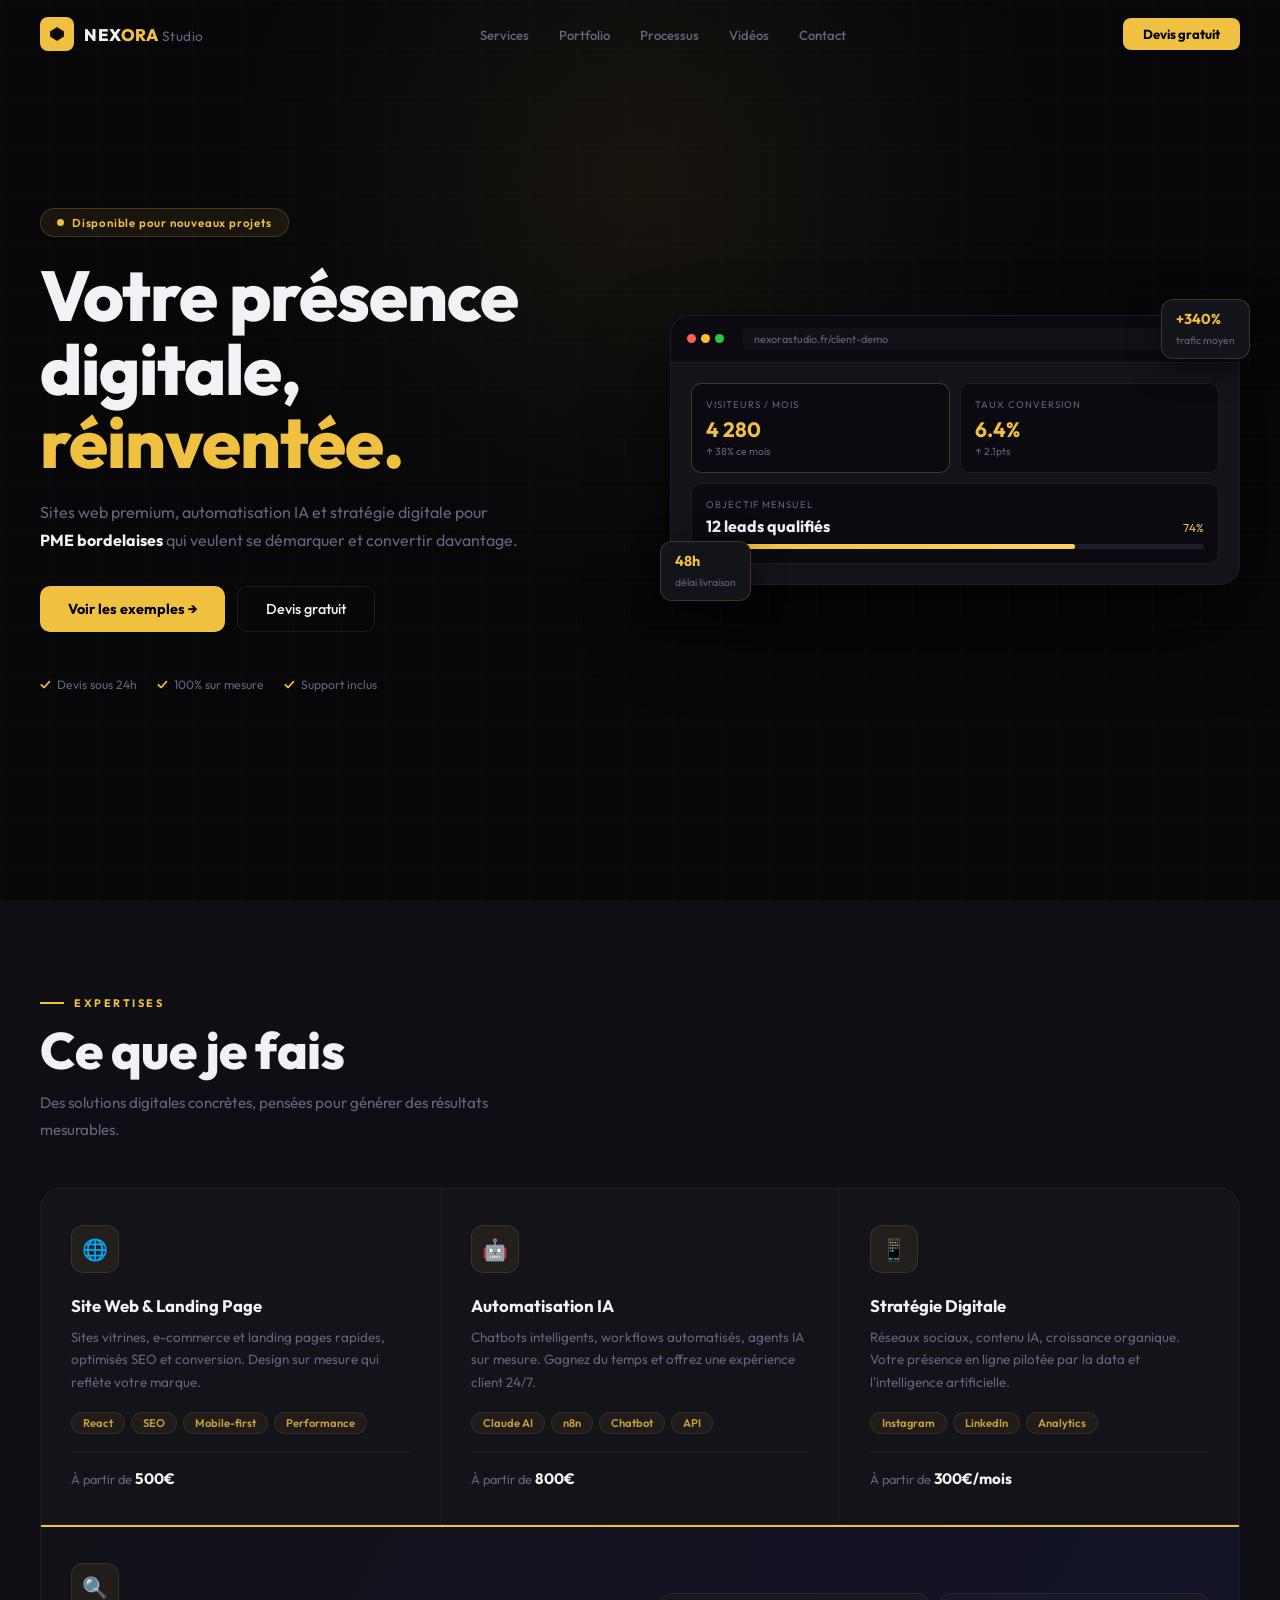
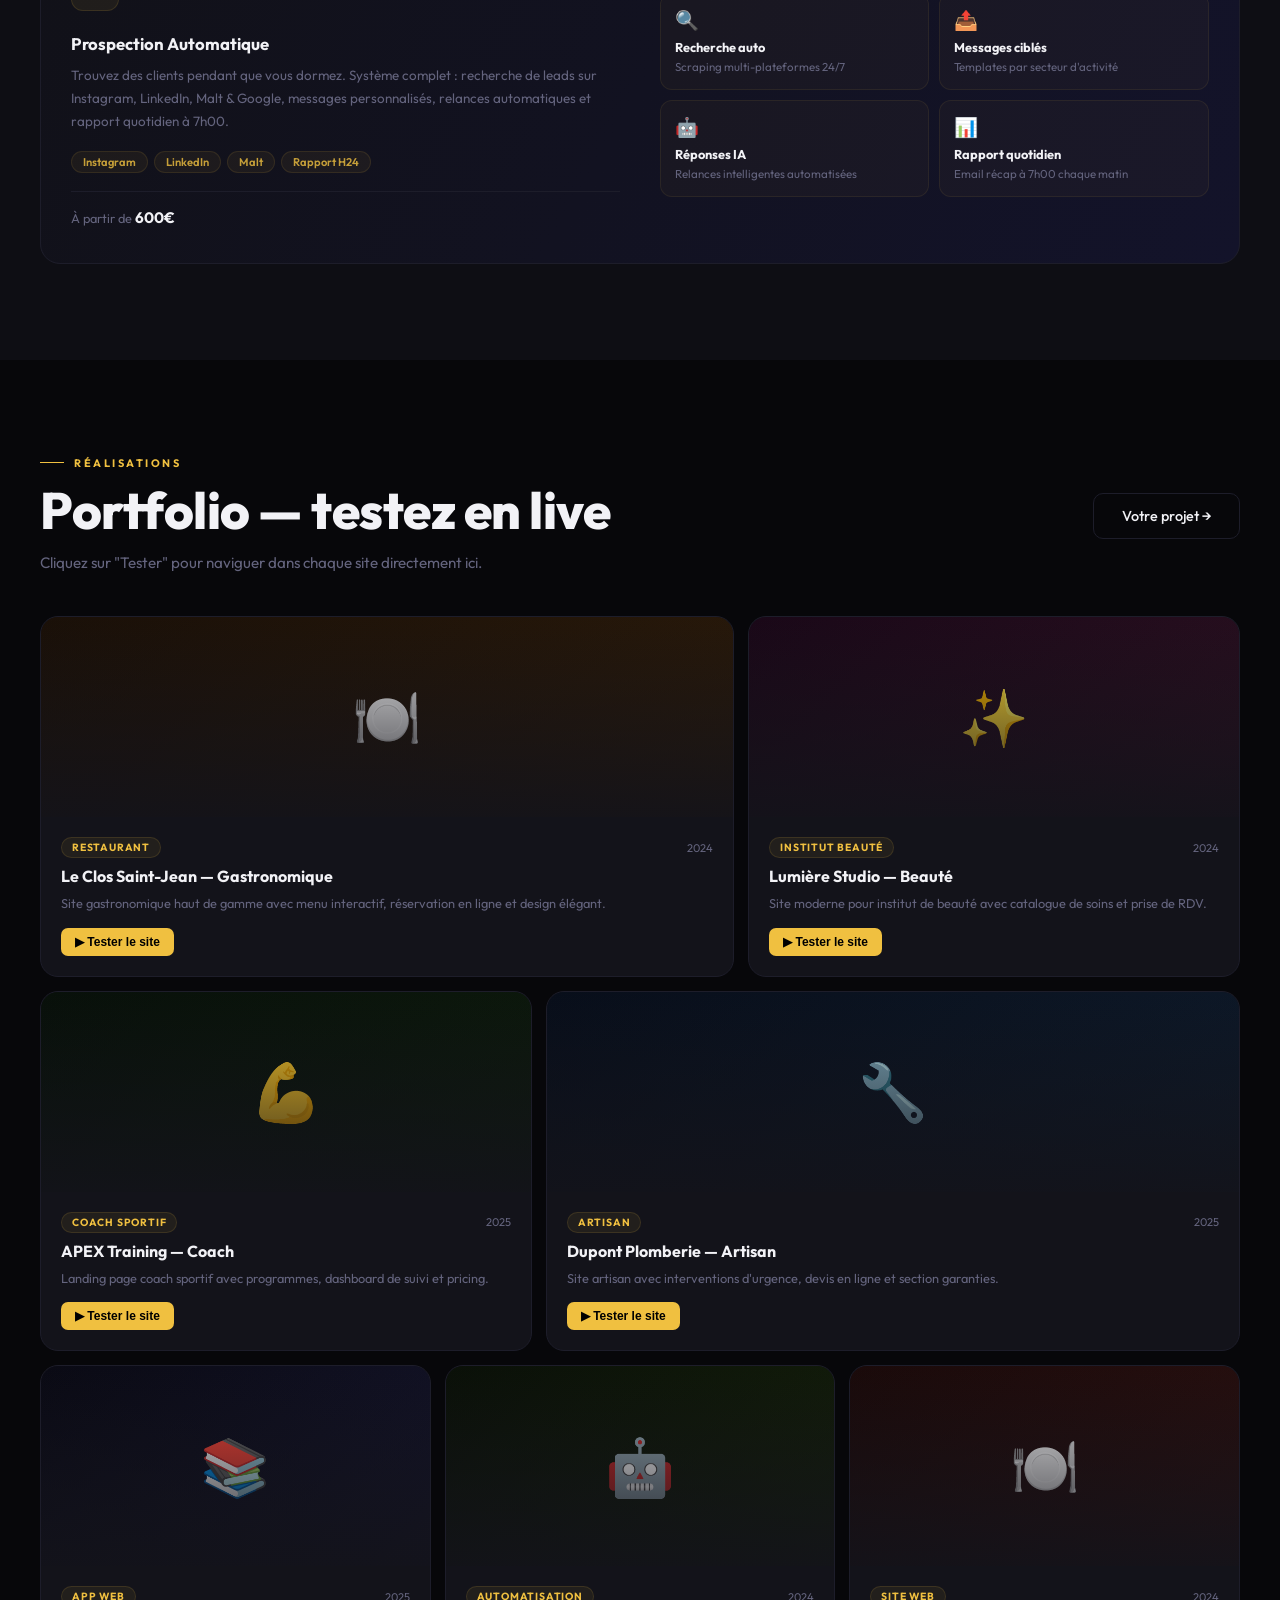
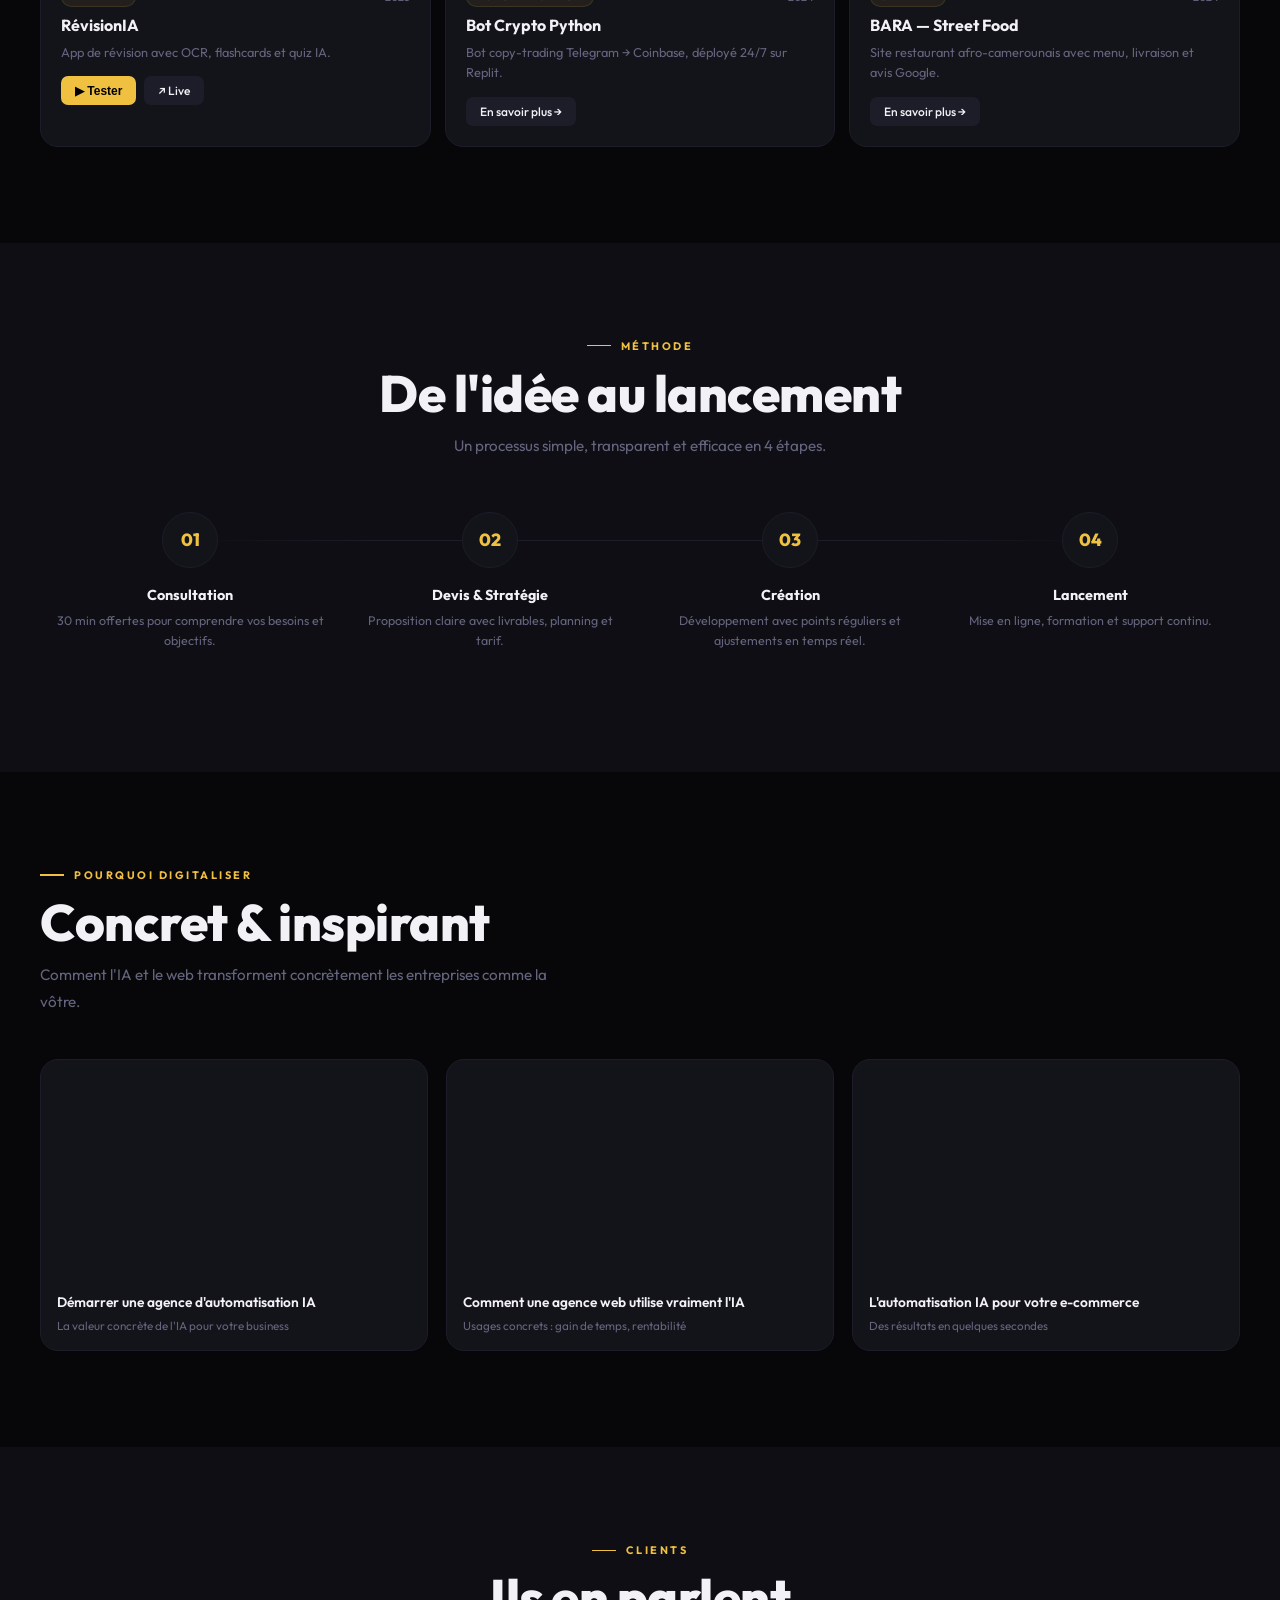
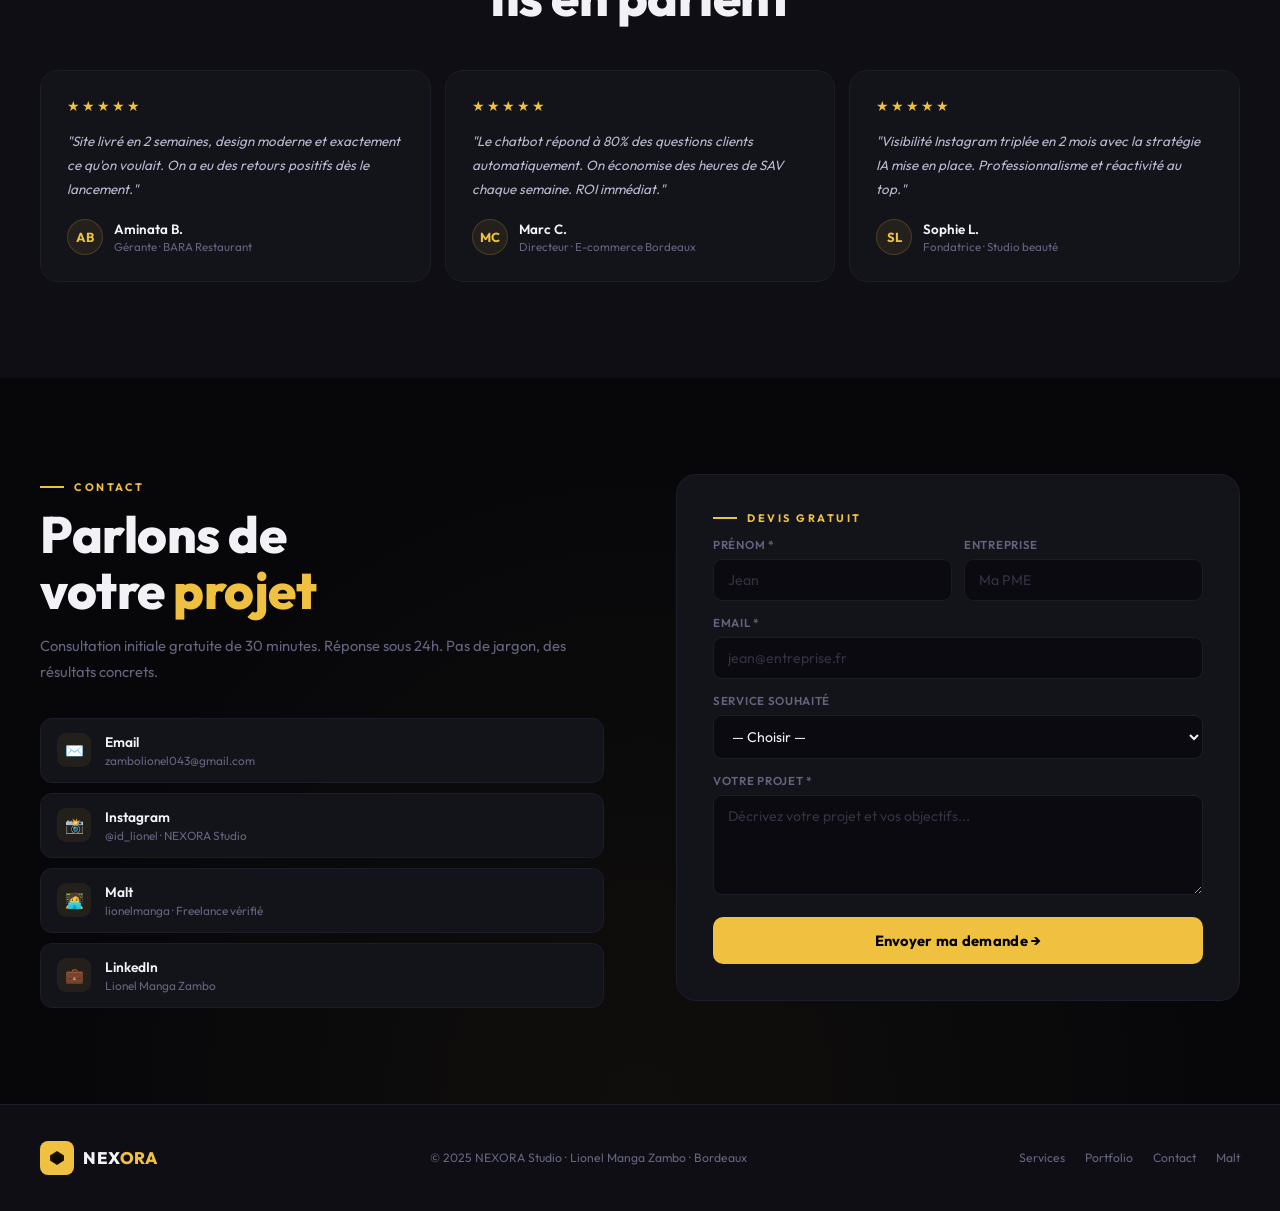
<file: index.html>
<!DOCTYPE html>
<html lang="fr">
<head>
<meta charset="UTF-8">
<meta name="viewport" content="width=device-width,initial-scale=1.0">
<title>NEXORA Studio — Agence Web & IA · Bordeaux</title>
<meta name="description" content="Agence web et automatisation IA à Bordeaux. Sites premium, chatbots, stratégie digitale pour PME.">
<link href="https://fonts.googleapis.com/css2?family=Outfit:wght@300;400;500;600;700;800&display=swap" rel="stylesheet">
<style>
:root{--black:#07070a;--dark:#0e0e14;--card:#13131a;--border:#1d1d2a;--gold:#f0c040;--gold2:#ffd060;--white:#f2f2f6;--muted:#64647e}
*{box-sizing:border-box;margin:0;padding:0;-webkit-font-smoothing:antialiased}
html{scroll-behavior:smooth}
body{font-family:'Outfit',sans-serif;background:var(--black);color:var(--white);overflow-x:hidden}

/* NAV */
nav{position:fixed;top:0;left:0;right:0;z-index:200;transition:all .3s;padding:0 40px}
nav.scrolled{background:rgba(7,7,10,.95);backdrop-filter:blur(24px);border-bottom:1px solid var(--border)}
.nav-inner{max-width:1200px;margin:0 auto;height:68px;display:flex;align-items:center;justify-content:space-between;gap:24px}
.nav-logo{display:flex;align-items:center;gap:10px;text-decoration:none}
.logo-mark{width:34px;height:34px;background:var(--gold);border-radius:8px;display:flex;align-items:center;justify-content:center;flex-shrink:0}
.logo-mark svg{width:18px;height:18px}
.logo-name{font-size:1.05rem;font-weight:800;letter-spacing:.5px;color:var(--white)}
.logo-name span{color:var(--gold)}
.nav-links{display:flex;gap:2px;list-style:none}
.nav-links a{padding:6px 14px;font-size:.82rem;font-weight:500;color:var(--muted);text-decoration:none;border-radius:8px;transition:all .2s}
.nav-links a:hover{color:var(--white);background:rgba(255,255,255,.04)}
.nav-right{display:flex;align-items:center;gap:10px}
.btn-nav{background:var(--gold);color:#000;padding:8px 20px;border-radius:8px;font-size:.82rem;font-weight:700;text-decoration:none;transition:all .2s;white-space:nowrap}
.btn-nav:hover{background:var(--gold2);box-shadow:0 0 20px rgba(240,192,64,.35)}
.burger{display:none;flex-direction:column;gap:5px;cursor:pointer;padding:4px}
.burger span{width:22px;height:2px;background:var(--white);border-radius:2px;transition:all .3s;display:block}

/* MOBILE MENU */
.mob-menu{position:fixed;inset:0;background:rgba(7,7,10,.98);z-index:190;flex-direction:column;align-items:center;justify-content:center;gap:8px;display:none}
.mob-menu.open{display:flex}
.mob-menu a{font-size:1.8rem;font-weight:700;color:var(--white);text-decoration:none;padding:10px 24px;border-radius:12px;transition:color .2s;width:100%;max-width:280px;text-align:center}
.mob-menu a:hover{color:var(--gold)}
.mob-close{position:absolute;top:20px;right:24px;background:none;border:none;color:var(--white);font-size:1.4rem;cursor:pointer}

/* HERO */
#hero{min-height:100vh;display:flex;align-items:center;padding:80px 40px;position:relative;overflow:hidden}
.hero-glow{position:absolute;top:-30%;left:50%;transform:translateX(-50%);width:900px;height:900px;background:radial-gradient(circle,rgba(240,192,64,.07) 0%,transparent 65%);pointer-events:none}
.hero-grid{position:absolute;inset:0;background-image:linear-gradient(rgba(240,192,64,.025) 1px,transparent 1px),linear-gradient(90deg,rgba(240,192,64,.025) 1px,transparent 1px);background-size:48px 48px}
.hero-inner{max-width:1200px;margin:0 auto;width:100%;display:grid;grid-template-columns:1fr 1fr;gap:60px;align-items:center;position:relative;z-index:1}
.hero-badge{display:inline-flex;align-items:center;gap:8px;background:rgba(240,192,64,.08);border:1px solid rgba(240,192,64,.2);border-radius:100px;padding:6px 16px;font-size:.72rem;font-weight:600;color:var(--gold);letter-spacing:.8px;margin-bottom:22px}
.badge-pulse{width:7px;height:7px;border-radius:50%;background:var(--gold);animation:pulse 2s infinite}
@keyframes pulse{0%,100%{opacity:1;transform:scale(1)}50%{opacity:.4;transform:scale(.85)}}
.hero-title{font-size:clamp(2.8rem,5.5vw,5rem);font-weight:800;line-height:1.05;letter-spacing:-1px;margin-bottom:18px}
.hero-title .line-gold{color:var(--gold)}
.hero-sub{font-size:1rem;color:var(--muted);line-height:1.75;margin-bottom:32px;font-weight:400;max-width:480px}
.hero-sub strong{color:var(--white)}
.hero-btns{display:flex;gap:12px;flex-wrap:wrap;margin-bottom:44px}
.btn-primary{background:var(--gold);color:#000;padding:13px 28px;border-radius:10px;font-size:.9rem;font-weight:700;text-decoration:none;transition:all .25s;display:inline-flex;align-items:center;gap:8px}
.btn-primary:hover{background:var(--gold2);box-shadow:0 0 32px rgba(240,192,64,.45);transform:translateY(-1px)}
.btn-ghost{border:1.5px solid var(--border);color:var(--white);padding:13px 28px;border-radius:10px;font-size:.9rem;font-weight:500;text-decoration:none;transition:all .25s}
.btn-ghost:hover{border-color:rgba(240,192,64,.4);color:var(--gold)}
.hero-trust{display:flex;align-items:center;gap:20px;flex-wrap:wrap}
.trust-item{font-size:.76rem;color:var(--muted);display:flex;align-items:center;gap:6px}
.trust-item::before{content:'✓';color:var(--gold);font-weight:700;font-size:.8rem}

/* Hero right - mockup */
.hero-mockup{position:relative}
.mockup-window{background:var(--card);border:1px solid var(--border);border-radius:20px;overflow:hidden;box-shadow:0 40px 80px rgba(0,0,0,.6)}
.mock-bar{background:#0a0a10;padding:12px 16px;display:flex;align-items:center;gap:8px;border-bottom:1px solid var(--border)}
.mock-dots{display:flex;gap:5px}
.mock-dot{width:9px;height:9px;border-radius:50%}
.mock-url{flex:1;background:#111118;border-radius:5px;padding:4px 12px;font-size:.68rem;color:var(--muted);margin:0 10px}
.mock-content{padding:20px;display:grid;grid-template-columns:1fr 1fr;gap:10px}
.mock-card{background:#0a0a10;border-radius:10px;padding:14px;border:1px solid var(--border)}
.mock-card.gold-border{border-color:rgba(240,192,64,.25)}
.mc-label{font-size:.6rem;text-transform:uppercase;letter-spacing:1px;color:var(--muted);margin-bottom:6px}
.mc-val{font-size:1.3rem;font-weight:700;color:var(--gold)}
.mc-sub{font-size:.65rem;color:var(--muted);margin-top:3px}
.mock-full{grid-column:1/-1;background:#0a0a10;border-radius:10px;padding:14px;border:1px solid var(--border)}
.mock-bar2{height:5px;background:var(--border);border-radius:10px;margin-top:8px;overflow:hidden}
.mock-fill{height:100%;background:linear-gradient(to right,var(--gold),var(--gold2));border-radius:10px}
.float-tag{position:absolute;background:var(--card);border:1px solid rgba(240,192,64,.2);border-radius:12px;padding:10px 14px;box-shadow:0 8px 30px rgba(0,0,0,.5);white-space:nowrap}
.float-tag.tl{top:-16px;right:-10px}
.float-tag.br{bottom:-16px;left:-10px}
.ft-val{font-size:.9rem;font-weight:700;color:var(--gold);display:block}
.ft-lbl{font-size:.65rem;color:var(--muted)}

/* SECTIONS */
section{padding:96px 40px}
.container{max-width:1200px;margin:0 auto}
.sec-tag{font-size:.68rem;font-weight:700;color:var(--gold);letter-spacing:2.5px;text-transform:uppercase;margin-bottom:12px;display:flex;align-items:center;gap:10px}
.sec-tag::before{content:'';width:24px;height:1.5px;background:var(--gold);flex-shrink:0}
.sec-title{font-size:clamp(2rem,4vw,3.2rem);font-weight:800;line-height:1.1;letter-spacing:-.5px;margin-bottom:12px}
.sec-sub{font-size:.95rem;color:var(--muted);line-height:1.75;max-width:520px}
.reveal{opacity:0;transform:translateY(32px);transition:opacity .65s ease,transform .65s ease}
.reveal.vis{opacity:1;transform:none}

/* SERVICES */
#services{background:var(--dark)}
.svc-grid{display:grid;grid-template-columns:repeat(3,1fr);gap:1px;background:var(--border);border:1px solid var(--border);border-radius:20px;overflow:hidden;margin-top:48px}
.svc-card{background:var(--card);padding:36px 30px;transition:all .3s;position:relative;overflow:hidden;cursor:default}
.svc-card::after{content:'';position:absolute;inset:0;background:radial-gradient(circle at 0 0,rgba(240,192,64,.07),transparent 60%);opacity:0;transition:opacity .3s}
.svc-card:hover::after{opacity:1}
.svc-card:hover{background:#16161e}
.svc-icon{width:48px;height:48px;background:rgba(240,192,64,.07);border:1px solid rgba(240,192,64,.12);border-radius:12px;display:flex;align-items:center;justify-content:center;font-size:1.3rem;margin-bottom:22px;transition:all .3s}
.svc-card:hover .svc-icon{background:rgba(240,192,64,.14);border-color:rgba(240,192,64,.35);box-shadow:0 0 18px rgba(240,192,64,.15)}
.svc-name{font-size:1.05rem;font-weight:700;margin-bottom:10px}
.svc-desc{font-size:.84rem;color:var(--muted);line-height:1.7;margin-bottom:18px}
.svc-tags{display:flex;flex-wrap:wrap;gap:6px;margin-bottom:18px}
.tag{background:rgba(240,192,64,.05);border:1px solid rgba(240,192,64,.1);color:rgba(240,192,64,.8);padding:3px 11px;border-radius:100px;font-size:.7rem;font-weight:600}
.svc-price{font-size:.8rem;color:var(--muted);padding-top:16px;border-top:1px solid var(--border)}
.svc-price strong{color:var(--white);font-size:.95rem}
.svc-wide{grid-column:1/-1;background:linear-gradient(120deg,#111118,#13132a);border-top:2px solid var(--gold)}
.svc-wide-inner{display:grid;grid-template-columns:1fr 1fr;gap:40px;align-items:center}
.prosp-features{display:grid;grid-template-columns:1fr 1fr;gap:10px;margin-top:0}
.pf{background:rgba(240,192,64,.03);border:1px solid rgba(240,192,64,.08);border-radius:12px;padding:14px}
.pf-icon{font-size:1.2rem;margin-bottom:7px}
.pf-name{font-size:.8rem;font-weight:700;margin-bottom:3px}
.pf-desc{font-size:.72rem;color:var(--muted);line-height:1.5}

/* PORTFOLIO */
#portfolio{background:var(--black)}
.port-header{display:flex;align-items:flex-end;justify-content:space-between;margin-bottom:40px;flex-wrap:wrap;gap:16px}
.port-grid{display:grid;grid-template-columns:repeat(12,1fr);gap:14px}
.port-card{background:var(--card);border:1px solid var(--border);border-radius:18px;overflow:hidden;transition:all .3s;position:relative}
.port-card:hover{border-color:rgba(240,192,64,.28);box-shadow:0 16px 48px rgba(0,0,0,.5);transform:translateY(-3px)}
.port-card.span7{grid-column:span 7}
.port-card.span5{grid-column:span 5}
.port-card.span4{grid-column:span 4}
.port-card.span8{grid-column:span 8}
.port-card.span12{grid-column:span 12}
.port-thumb{height:200px;display:flex;align-items:center;justify-content:center;font-size:3.5rem;position:relative;overflow:hidden}
.pt-rest{background:linear-gradient(135deg,#1a1008,#2a1a0a)}
.pt-beauty{background:linear-gradient(135deg,#1a0818,#2a1020)}
.pt-coach{background:linear-gradient(135deg,#08100a,#0d1a0c)}
.pt-artisan{background:linear-gradient(135deg,#080e1a,#0e1a2a)}
.pt-revi{background:linear-gradient(135deg,#0a0a14,#14142a)}
.pt-crypto{background:linear-gradient(135deg,#0a1008,#141f0a)}
.port-thumb::after{content:'';position:absolute;inset:0;background:linear-gradient(to top,rgba(19,19,26,.9),transparent)}
.port-body{padding:20px}
.port-meta{display:flex;align-items:center;justify-content:space-between;margin-bottom:8px}
.port-type{font-size:.65rem;font-weight:700;letter-spacing:.8px;text-transform:uppercase;color:var(--gold);background:rgba(240,192,64,.07);border:1px solid rgba(240,192,64,.12);padding:3px 10px;border-radius:100px}
.port-year{font-size:.7rem;color:var(--muted)}
.port-name{font-size:1rem;font-weight:700;margin-bottom:6px;line-height:1.3}
.port-desc{font-size:.8rem;color:var(--muted);line-height:1.6;margin-bottom:14px}
.port-actions{display:flex;gap:8px;flex-wrap:wrap}
.btn-demo{display:inline-flex;align-items:center;gap:5px;background:var(--gold);color:#000;padding:7px 14px;border-radius:7px;font-size:.75rem;font-weight:700;border:none;cursor:pointer;transition:all .2s;text-decoration:none}
.btn-demo:hover{background:var(--gold2);box-shadow:0 0 16px rgba(240,192,64,.35)}
.btn-info{display:inline-flex;align-items:center;gap:5px;background:var(--border);color:var(--white);padding:7px 14px;border-radius:7px;font-size:.75rem;font-weight:500;border:none;cursor:pointer;transition:all .2s;text-decoration:none}
.btn-info:hover{background:#2a2a3a;color:var(--gold)}

/* MODAL */
.modal-overlay{position:fixed;inset:0;background:rgba(0,0,0,.88);z-index:500;display:none;align-items:center;justify-content:center;padding:16px;backdrop-filter:blur(8px)}
.modal-overlay.open{display:flex}
.modal-box{background:var(--dark);border:1px solid var(--border);border-radius:20px;width:100%;max-width:1080px;max-height:92vh;display:flex;flex-direction:column;overflow:hidden;box-shadow:0 40px 100px rgba(0,0,0,.8)}
.modal-head{padding:14px 20px;border-bottom:1px solid var(--border);display:flex;align-items:center;justify-content:space-between;flex-shrink:0}
.modal-dots{display:flex;gap:6px}
.modal-dot{width:10px;height:10px;border-radius:50%}
.modal-title{font-size:.82rem;font-weight:600;color:var(--muted)}
.modal-actions{display:flex;gap:8px;align-items:center}
.modal-url{font-size:.7rem;color:var(--muted);background:var(--card);padding:4px 12px;border-radius:6px;border:1px solid var(--border)}
.modal-close{background:none;border:1px solid var(--border);color:var(--muted);width:28px;height:28px;border-radius:7px;cursor:pointer;display:flex;align-items:center;justify-content:center;font-size:.85rem;transition:all .2s}
.modal-close:hover{border-color:var(--gold);color:var(--gold)}
.modal-iframe{flex:1;border:none;display:block;background:#fff;min-height:500px}

/* PROCESS */
#process{background:var(--dark)}
.process-row{display:grid;grid-template-columns:repeat(4,1fr);gap:0;margin-top:52px;position:relative}
.process-row::before{content:'';position:absolute;top:28px;left:12.5%;right:12.5%;height:1px;background:linear-gradient(to right,transparent,var(--border) 20%,var(--border) 80%,transparent)}
.step{padding:0 16px 24px;text-align:center;position:relative}
.step-num{width:56px;height:56px;border-radius:50%;background:var(--card);border:1px solid var(--border);display:flex;align-items:center;justify-content:center;margin:0 auto 18px;font-size:1.1rem;font-weight:800;color:var(--gold);position:relative;z-index:1;transition:all .3s}
.step:hover .step-num{background:rgba(240,192,64,.08);border-color:rgba(240,192,64,.4);box-shadow:0 0 24px rgba(240,192,64,.15)}
.step-title{font-size:.9rem;font-weight:700;margin-bottom:7px}
.step-desc{font-size:.78rem;color:var(--muted);line-height:1.65}

/* VIDEOS */
#videos{background:var(--black)}
.vid-grid{display:grid;grid-template-columns:repeat(3,1fr);gap:18px;margin-top:44px}
.vid-card{background:var(--card);border:1px solid var(--border);border-radius:18px;overflow:hidden;transition:all .3s}
.vid-card:hover{border-color:rgba(240,192,64,.25);box-shadow:0 12px 36px rgba(0,0,0,.4)}
.vid-embed{position:relative;padding-bottom:56.25%;height:0;overflow:hidden}
.vid-embed iframe{position:absolute;inset:0;width:100%;height:100%;border:none}
.vid-label{padding:16px}
.vid-title{font-size:.86rem;font-weight:600;margin-bottom:4px;line-height:1.4}
.vid-sub{font-size:.73rem;color:var(--muted);line-height:1.5}

/* TESTIMONIALS */
#temoignages{background:var(--dark)}
.temo-grid{display:grid;grid-template-columns:repeat(3,1fr);gap:14px;margin-top:44px}
.temo{background:var(--card);border:1px solid var(--border);border-radius:18px;padding:26px;transition:border-color .3s}
.temo:hover{border-color:rgba(240,192,64,.18)}
.stars{color:var(--gold);letter-spacing:2px;font-size:.9rem;margin-bottom:14px}
.temo-text{font-size:.84rem;color:#b8b8d0;line-height:1.8;font-style:italic;margin-bottom:18px}
.temo-author{display:flex;align-items:center;gap:11px}
.temo-av{width:36px;height:36px;border-radius:50%;background:rgba(240,192,64,.08);border:1px solid rgba(240,192,64,.18);display:flex;align-items:center;justify-content:center;font-weight:700;font-size:.82rem;color:var(--gold);flex-shrink:0}
.temo-name{font-size:.84rem;font-weight:600}
.temo-role{font-size:.72rem;color:var(--muted);margin-top:2px}

/* CONTACT */
#contact{background:var(--black);position:relative;overflow:hidden}
#contact::before{content:'';position:absolute;inset:0;background:radial-gradient(ellipse at 50% 100%,rgba(240,192,64,.04),transparent 65%)}
.contact-grid{display:grid;grid-template-columns:1fr 1fr;gap:72px;align-items:start;position:relative;z-index:1}
.contact-left{padding-top:6px}
.contact-title{font-size:clamp(2.2rem,4vw,3.4rem);font-weight:800;line-height:1.1;letter-spacing:-.5px;margin-bottom:14px}
.contact-title span{color:var(--gold)}
.contact-desc{font-size:.92rem;color:var(--muted);line-height:1.8;margin-bottom:32px}
.contact-links{display:flex;flex-direction:column;gap:10px}
.clink{display:flex;align-items:center;gap:14px;text-decoration:none;color:var(--white);padding:14px 16px;background:var(--card);border:1px solid var(--border);border-radius:12px;transition:all .2s}
.clink:hover{border-color:rgba(240,192,64,.28);background:#151520;transform:translateX(3px)}
.clink-icon{width:34px;height:34px;background:rgba(240,192,64,.07);border-radius:9px;display:flex;align-items:center;justify-content:center;font-size:.95rem;flex-shrink:0}
.clink-name{font-size:.86rem;font-weight:600}
.clink-val{font-size:.74rem;color:var(--muted);margin-top:2px}
.contact-form{background:var(--card);border:1px solid var(--border);border-radius:20px;padding:36px}
.form-row{display:grid;grid-template-columns:1fr 1fr;gap:12px}
.form-group{margin-bottom:14px}
.form-label{font-size:.72rem;font-weight:600;color:var(--muted);text-transform:uppercase;letter-spacing:.7px;margin-bottom:7px;display:block}
.form-input{width:100%;background:#0a0a10;border:1.5px solid var(--border);border-radius:9px;color:var(--white);font-family:'Outfit',sans-serif;font-size:.88rem;padding:11px 14px;outline:none;transition:border-color .2s;resize:vertical}
.form-input:focus{border-color:rgba(240,192,64,.45)}
textarea.form-input{min-height:100px}
::placeholder{color:var(--muted);opacity:.45}
.btn-submit{width:100%;background:var(--gold);color:#000;padding:14px;border-radius:10px;font-family:'Outfit',sans-serif;font-size:.92rem;font-weight:700;border:none;cursor:pointer;transition:all .25s;margin-top:4px;letter-spacing:.3px}
.btn-submit:hover{background:var(--gold2);box-shadow:0 0 28px rgba(240,192,64,.35)}

/* FOOTER */
footer{background:var(--dark);border-top:1px solid var(--border);padding:36px 40px}
.foot-inner{max-width:1200px;margin:0 auto;display:flex;align-items:center;justify-content:space-between;flex-wrap:wrap;gap:20px}
.foot-logo{display:flex;align-items:center;gap:9px;text-decoration:none}
.foot-copy{font-size:.76rem;color:var(--muted)}
.foot-links{display:flex;gap:20px}
.foot-links a{font-size:.76rem;color:var(--muted);text-decoration:none;transition:color .2s}
.foot-links a:hover{color:var(--gold)}
/* Hidden CRM access - double click logo */
.secret-link{display:none}

/* RESPONSIVE */
@media(max-width:1024px){
  .hero-inner{grid-template-columns:1fr;gap:40px}
  .hero-mockup{display:none}
  .svc-grid{grid-template-columns:1fr}
  .svc-wide-inner{grid-template-columns:1fr}
  .port-card.span7,.port-card.span5,.port-card.span8,.port-card.span4{grid-column:span 12}
  .process-row{grid-template-columns:1fr 1fr}
  .process-row::before{display:none}
  .vid-grid{grid-template-columns:1fr}
  .temo-grid{grid-template-columns:1fr}
  .contact-grid{grid-template-columns:1fr;gap:40px}
}
@media(max-width:768px){
  nav{padding:0 20px}
  .nav-links,.btn-nav{display:none}
  .burger{display:flex}
  section{padding:68px 20px}
  #hero{padding:80px 20px}
  .foot-inner{flex-direction:column;text-align:center}
}
</style>
</head>
<body>

<!-- MODAL -->
<div class="modal-overlay" id="modal">
  <div class="modal-box">
    <div class="modal-head">
      <div style="display:flex;align-items:center;gap:12px">
        <div class="modal-dots">
          <div class="modal-dot" style="background:#ff5f57"></div>
          <div class="modal-dot" style="background:#ffbd2e"></div>
          <div class="modal-dot" style="background:#28c840"></div>
        </div>
        <span class="modal-title" id="modal-title">Aperçu du site</span>
      </div>
      <div class="modal-actions">
        <a href="#" id="modal-ext" target="_blank" class="modal-url">Ouvrir ↗</a>
        <button class="modal-close" onclick="closeModal()">✕</button>
      </div>
    </div>
    <iframe id="modal-iframe" class="modal-iframe" src="" title="Aperçu"></iframe>
  </div>
</div>

<!-- MOBILE MENU -->
<div class="mob-menu" id="mobMenu">
  <button class="mob-close" onclick="toggleMob()">✕</button>
  <a href="#services" onclick="toggleMob()">Services</a>
  <a href="#portfolio" onclick="toggleMob()">Portfolio</a>
  <a href="#process" onclick="toggleMob()">Processus</a>
  <a href="#videos" onclick="toggleMob()">Vidéos</a>
  <a href="#contact" onclick="toggleMob()">Contact</a>
</div>

<!-- NAV -->
<nav id="nav">
  <div class="nav-inner">
    <a href="#hero" class="nav-logo" id="navLogo">
      <div class="logo-mark">
        <svg viewBox="0 0 18 18" fill="none">
          <path d="M9 2L16 6.5V11.5L9 16L2 11.5V6.5L9 2Z" fill="#000" opacity=".9"/>
          <path d="M9 5L13 7.5V12.5L9 15L5 12.5V7.5L9 5Z" fill="#000" opacity=".5"/>
        </svg>
      </div>
      <div class="logo-name">NEX<span>ORA</span> <span style="font-weight:400;color:var(--muted);font-size:.85rem">Studio</span></div>
    </a>
    <ul class="nav-links">
      <li><a href="#services">Services</a></li>
      <li><a href="#portfolio">Portfolio</a></li>
      <li><a href="#process">Processus</a></li>
      <li><a href="#videos">Vidéos</a></li>
      <li><a href="#contact">Contact</a></li>
    </ul>
    <div class="nav-right">
      <a href="#contact" class="btn-nav">Devis gratuit</a>
      <div class="burger" onclick="toggleMob()"><span></span><span></span><span></span></div>
    </div>
  </div>
</nav>

<!-- HERO -->
<section id="hero">
  <div class="hero-glow"></div>
  <div class="hero-grid"></div>
  <div class="hero-inner">
    <div class="hero-left">
      <div class="hero-badge"><span class="badge-pulse"></span>Disponible pour nouveaux projets</div>
      <h2 class="hero-title">
        Votre présence<br>digitale,<br><span class="line-gold">réinventée.</span>
      </h2>
      <p class="hero-sub">
        Sites web premium, automatisation IA et stratégie digitale pour <strong>PME bordelaises</strong> qui veulent se démarquer et convertir davantage.
      </p>
      <div class="hero-btns">
        <a href="#portfolio" class="btn-primary">Voir les exemples →</a>
        <a href="#contact" class="btn-ghost">Devis gratuit</a>
      </div>
      <div class="hero-trust">
        <span class="trust-item">Devis sous 24h</span>
        <span class="trust-item">100% sur mesure</span>
        <span class="trust-item">Support inclus</span>
      </div>
    </div>
    <div class="hero-mockup">
      <div style="position:relative">
        <div class="float-tag tl">
          <span class="ft-val">+340%</span>
          <span class="ft-lbl">trafic moyen</span>
        </div>
        <div class="mockup-window">
          <div class="mock-bar">
            <div class="mock-dots"><div class="mock-dot" style="background:#ff5f57"></div><div class="mock-dot" style="background:#ffbd2e"></div><div class="mock-dot" style="background:#28c840"></div></div>
            <div class="mock-url">nexorastudio.fr/client-demo</div>
          </div>
          <div class="mock-content">
            <div class="mock-card gold-border"><div class="mc-label">Visiteurs / mois</div><div class="mc-val">4 280</div><div class="mc-sub">↑ 38% ce mois</div></div>
            <div class="mock-card"><div class="mc-label">Taux conversion</div><div class="mc-val">6.4%</div><div class="mc-sub">↑ 2.1pts</div></div>
            <div class="mock-full">
              <div class="mc-label">Objectif mensuel</div>
              <div style="display:flex;justify-content:space-between;align-items:baseline;margin-top:4px"><span style="font-size:1rem;font-weight:700">12 leads qualifiés</span><span style="font-size:.72rem;color:var(--gold)">74%</span></div>
              <div class="mock-bar2"><div class="mock-fill" style="width:74%"></div></div>
            </div>
          </div>
        </div>
        <div class="float-tag br">
          <span class="ft-val">48h</span>
          <span class="ft-lbl">délai livraison</span>
        </div>
      </div>
    </div>
  </div>
</section>

<!-- SERVICES -->
<section id="services">
  <div class="container">
    <div class="reveal">
      <div class="sec-tag">Expertises</div>
      <h2 class="sec-title">Ce que je fais</h2>
      <p class="sec-sub">Des solutions digitales concrètes, pensées pour générer des résultats mesurables.</p>
    </div>
    <div class="svc-grid reveal" style="margin-top:44px">
      <div class="svc-card">
        <div class="svc-icon">🌐</div>
        <div class="svc-name">Site Web & Landing Page</div>
        <p class="svc-desc">Sites vitrines, e-commerce et landing pages rapides, optimisés SEO et conversion. Design sur mesure qui reflète votre marque.</p>
        <div class="svc-tags"><span class="tag">React</span><span class="tag">SEO</span><span class="tag">Mobile-first</span><span class="tag">Performance</span></div>
        <div class="svc-price">À partir de <strong>500€</strong></div>
      </div>
      <div class="svc-card">
        <div class="svc-icon">🤖</div>
        <div class="svc-name">Automatisation IA</div>
        <p class="svc-desc">Chatbots intelligents, workflows automatisés, agents IA sur mesure. Gagnez du temps et offrez une expérience client 24/7.</p>
        <div class="svc-tags"><span class="tag">Claude AI</span><span class="tag">n8n</span><span class="tag">Chatbot</span><span class="tag">API</span></div>
        <div class="svc-price">À partir de <strong>800€</strong></div>
      </div>
      <div class="svc-card">
        <div class="svc-icon">📱</div>
        <div class="svc-name">Stratégie Digitale</div>
        <p class="svc-desc">Réseaux sociaux, contenu IA, croissance organique. Votre présence en ligne pilotée par la data et l'intelligence artificielle.</p>
        <div class="svc-tags"><span class="tag">Instagram</span><span class="tag">LinkedIn</span><span class="tag">Analytics</span></div>
        <div class="svc-price">À partir de <strong>300€/mois</strong></div>
      </div>
      <div class="svc-card svc-wide">
        <div class="svc-wide-inner">
          <div>
            <div class="svc-icon">🔍</div>
            <div class="svc-name">Prospection Automatique</div>
            <p class="svc-desc">Trouvez des clients pendant que vous dormez. Système complet : recherche de leads sur Instagram, LinkedIn, Malt & Google, messages personnalisés, relances automatiques et rapport quotidien à 7h00.</p>
            <div class="svc-tags"><span class="tag">Instagram</span><span class="tag">LinkedIn</span><span class="tag">Malt</span><span class="tag">Rapport H24</span></div>
            <div class="svc-price" style="margin-top:18px">À partir de <strong>600€</strong></div>
          </div>
          <div class="prosp-features">
            <div class="pf"><div class="pf-icon">🔍</div><div class="pf-name">Recherche auto</div><div class="pf-desc">Scraping multi-plateformes 24/7</div></div>
            <div class="pf"><div class="pf-icon">📤</div><div class="pf-name">Messages ciblés</div><div class="pf-desc">Templates par secteur d'activité</div></div>
            <div class="pf"><div class="pf-icon">🤖</div><div class="pf-name">Réponses IA</div><div class="pf-desc">Relances intelligentes automatisées</div></div>
            <div class="pf"><div class="pf-icon">📊</div><div class="pf-name">Rapport quotidien</div><div class="pf-desc">Email récap à 7h00 chaque matin</div></div>
          </div>
        </div>
      </div>
    </div>
  </div>
</section>

<!-- PORTFOLIO -->
<section id="portfolio">
  <div class="container">
    <div class="port-header reveal">
      <div>
        <div class="sec-tag">Réalisations</div>
        <h2 class="sec-title">Portfolio — testez en live</h2>
        <p class="sec-sub" style="margin-top:8px">Cliquez sur "Tester" pour naviguer dans chaque site directement ici.</p>
      </div>
      <a href="#contact" class="btn-ghost" style="align-self:center;flex-shrink:0">Votre projet →</a>
    </div>
    <div class="port-grid reveal">

      <div class="port-card span7">
        <div class="port-thumb pt-rest"><span>🍽️</span></div>
        <div class="port-body">
          <div class="port-meta"><span class="port-type">Restaurant</span><span class="port-year">2024</span></div>
          <div class="port-name">Le Clos Saint-Jean — Gastronomique</div>
          <p class="port-desc">Site gastronomique haut de gamme avec menu interactif, réservation en ligne et design élégant.</p>
          <div class="port-actions">
            <button class="btn-demo" onclick="openModal('Restaurant Gastronomique','demos/restaurant.html')">▶ Tester le site</button>
          </div>
        </div>
      </div>

      <div class="port-card span5">
        <div class="port-thumb pt-beauty"><span>✨</span></div>
        <div class="port-body">
          <div class="port-meta"><span class="port-type">Institut Beauté</span><span class="port-year">2024</span></div>
          <div class="port-name">Lumière Studio — Beauté</div>
          <p class="port-desc">Site moderne pour institut de beauté avec catalogue de soins et prise de RDV.</p>
          <div class="port-actions">
            <button class="btn-demo" onclick="openModal('Institut Beauté','demos/beaute.html')">▶ Tester le site</button>
          </div>
        </div>
      </div>

      <div class="port-card span5">
        <div class="port-thumb pt-coach"><span>💪</span></div>
        <div class="port-body">
          <div class="port-meta"><span class="port-type">Coach Sportif</span><span class="port-year">2025</span></div>
          <div class="port-name">APEX Training — Coach</div>
          <p class="port-desc">Landing page coach sportif avec programmes, dashboard de suivi et pricing.</p>
          <div class="port-actions">
            <button class="btn-demo" onclick="openModal('Coach Sportif','demos/coach.html')">▶ Tester le site</button>
          </div>
        </div>
      </div>

      <div class="port-card span7">
        <div class="port-thumb pt-artisan"><span>🔧</span></div>
        <div class="port-body">
          <div class="port-meta"><span class="port-type">Artisan</span><span class="port-year">2025</span></div>
          <div class="port-name">Dupont Plomberie — Artisan</div>
          <p class="port-desc">Site artisan avec interventions d'urgence, devis en ligne et section garanties.</p>
          <div class="port-actions">
            <button class="btn-demo" onclick="openModal('Artisan Plombier','demos/artisan.html')">▶ Tester le site</button>
          </div>
        </div>
      </div>

      <div class="port-card span4">
        <div class="port-thumb pt-revi"><span>📚</span></div>
        <div class="port-body">
          <div class="port-meta"><span class="port-type">App Web</span><span class="port-year">2025</span></div>
          <div class="port-name">RévisionIA</div>
          <p class="port-desc">App de révision avec OCR, flashcards et quiz IA.</p>
          <div class="port-actions">
            <button class="btn-demo" onclick="openModal('RévisionIA','https://notresiagroupe-crypto.github.io/revi/')">▶ Tester</button>
            <a href="https://notresiagroupe-crypto.github.io/revi/" target="_blank" class="btn-info">↗ Live</a>
          </div>
        </div>
      </div>

      <div class="port-card span4">
        <div class="port-thumb pt-crypto"><span>🤖</span></div>
        <div class="port-body">
          <div class="port-meta"><span class="port-type">Automatisation</span><span class="port-year">2024</span></div>
          <div class="port-name">Bot Crypto Python</div>
          <p class="port-desc">Bot copy-trading Telegram → Coinbase, déployé 24/7 sur Replit.</p>
          <div class="port-actions">
            <a href="#contact" class="btn-info">En savoir plus →</a>
          </div>
        </div>
      </div>

      <div class="port-card span4">
        <div class="port-thumb" style="background:linear-gradient(135deg,#1a0a0a,#2a1010)"><span>🍽️</span></div>
        <div class="port-body">
          <div class="port-meta"><span class="port-type">Site Web</span><span class="port-year">2024</span></div>
          <div class="port-name">BARA — Street Food</div>
          <p class="port-desc">Site restaurant afro-camerounais avec menu, livraison et avis Google.</p>
          <div class="port-actions">
            <a href="#contact" class="btn-info">En savoir plus →</a>
          </div>
        </div>
      </div>

    </div>
  </div>
</section>

<!-- PROCESS -->
<section id="process">
  <div class="container">
    <div class="reveal" style="text-align:center">
      <div class="sec-tag" style="justify-content:center">Méthode</div>
      <h2 class="sec-title">De l'idée au lancement</h2>
      <p class="sec-sub" style="margin:0 auto">Un processus simple, transparent et efficace en 4 étapes.</p>
    </div>
    <div class="process-row reveal">
      <div class="step"><div class="step-num">01</div><div class="step-title">Consultation</div><p class="step-desc">30 min offertes pour comprendre vos besoins et objectifs.</p></div>
      <div class="step"><div class="step-num">02</div><div class="step-title">Devis & Stratégie</div><p class="step-desc">Proposition claire avec livrables, planning et tarif.</p></div>
      <div class="step"><div class="step-num">03</div><div class="step-title">Création</div><p class="step-desc">Développement avec points réguliers et ajustements en temps réel.</p></div>
      <div class="step"><div class="step-num">04</div><div class="step-title">Lancement</div><p class="step-desc">Mise en ligne, formation et support continu.</p></div>
    </div>
  </div>
</section>

<!-- VIDEOS -->
<section id="videos">
  <div class="container">
    <div class="reveal">
      <div class="sec-tag">Pourquoi digitaliser</div>
      <h2 class="sec-title">Concret & inspirant</h2>
      <p class="sec-sub">Comment l'IA et le web transforment concrètement les entreprises comme la vôtre.</p>
    </div>
    <div class="vid-grid reveal">
      <div class="vid-card">
        <div class="vid-embed"><iframe src="https://www.youtube.com/embed/rsSdk0LWBv4?rel=0&modestbranding=1" allowfullscreen loading="lazy"></iframe></div>
        <div class="vid-label"><div class="vid-title">Démarrer une agence d'automatisation IA</div><div class="vid-sub">La valeur concrète de l'IA pour votre business</div></div>
      </div>
      <div class="vid-card">
        <div class="vid-embed"><iframe src="https://www.youtube.com/embed/RXgr3wGr3TM?rel=0&modestbranding=1" allowfullscreen loading="lazy"></iframe></div>
        <div class="vid-label"><div class="vid-title">Comment une agence web utilise vraiment l'IA</div><div class="vid-sub">Usages concrets : gain de temps, rentabilité</div></div>
      </div>
      <div class="vid-card">
        <div class="vid-embed"><iframe src="https://www.youtube.com/embed/hXpadioOEP4?rel=0&modestbranding=1" allowfullscreen loading="lazy"></iframe></div>
        <div class="vid-label"><div class="vid-title">L'automatisation IA pour votre e-commerce</div><div class="vid-sub">Des résultats en quelques secondes</div></div>
      </div>
    </div>
  </div>
</section>

<!-- TESTIMONIALS -->
<section id="temoignages">
  <div class="container">
    <div class="reveal" style="text-align:center">
      <div class="sec-tag" style="justify-content:center">Clients</div>
      <h2 class="sec-title">Ils en parlent</h2>
    </div>
    <div class="temo-grid reveal">
      <div class="temo"><div class="stars">★★★★★</div><p class="temo-text">"Site livré en 2 semaines, design moderne et exactement ce qu'on voulait. On a eu des retours positifs dès le lancement."</p><div class="temo-author"><div class="temo-av">AB</div><div><div class="temo-name">Aminata B.</div><div class="temo-role">Gérante · BARA Restaurant</div></div></div></div>
      <div class="temo"><div class="stars">★★★★★</div><p class="temo-text">"Le chatbot répond à 80% des questions clients automatiquement. On économise des heures de SAV chaque semaine. ROI immédiat."</p><div class="temo-author"><div class="temo-av">MC</div><div><div class="temo-name">Marc C.</div><div class="temo-role">Directeur · E-commerce Bordeaux</div></div></div></div>
      <div class="temo"><div class="stars">★★★★★</div><p class="temo-text">"Visibilité Instagram triplée en 2 mois avec la stratégie IA mise en place. Professionnalisme et réactivité au top."</p><div class="temo-author"><div class="temo-av">SL</div><div><div class="temo-name">Sophie L.</div><div class="temo-role">Fondatrice · Studio beauté</div></div></div></div>
    </div>
  </div>
</section>

<!-- CONTACT -->
<section id="contact">
  <div class="container">
    <div class="contact-grid">
      <div class="contact-left reveal">
        <div class="sec-tag">Contact</div>
        <h2 class="contact-title">Parlons de<br>votre <span>projet</span></h2>
        <p class="contact-desc">Consultation initiale gratuite de 30 minutes. Réponse sous 24h. Pas de jargon, des résultats concrets.</p>
        <div class="contact-links">
          <a href="mailto:zambolionel043@gmail.com" class="clink"><div class="clink-icon">✉️</div><div><div class="clink-name">Email</div><div class="clink-val">zambolionel043@gmail.com</div></div></a>
          <a href="https://instagram.com/id_lionel" target="_blank" class="clink"><div class="clink-icon">📸</div><div><div class="clink-name">Instagram</div><div class="clink-val">@id_lionel · NEXORA Studio</div></div></a>
          <a href="https://malt.fr/profile/lionelmanga" target="_blank" class="clink"><div class="clink-icon">🧑‍💻</div><div><div class="clink-name">Malt</div><div class="clink-val">lionelmanga · Freelance vérifié</div></div></a>
          <a href="https://linkedin.com/in/lionelmanga" target="_blank" class="clink"><div class="clink-icon">💼</div><div><div class="clink-name">LinkedIn</div><div class="clink-val">Lionel Manga Zambo</div></div></a>
        </div>
      </div>
      <div class="contact-form reveal">
        <div class="sec-tag">Devis gratuit</div>
        <form action="https://formsubmit.co/zambolionel043@gmail.com" method="POST">
          <input type="hidden" name="_subject" value="🚀 Nouveau projet NEXORA Studio">
          <input type="hidden" name="_captcha" value="false">
          <input type="hidden" name="_template" value="table">
          <input type="hidden" name="_next" value="https://notresiagroupe-crypto.github.io/nexora/#contact">
          <div class="form-row">
            <div class="form-group"><label class="form-label">Prénom *</label><input class="form-input" type="text" name="prenom" placeholder="Jean" required></div>
            <div class="form-group"><label class="form-label">Entreprise</label><input class="form-input" type="text" name="entreprise" placeholder="Ma PME"></div>
          </div>
          <div class="form-group"><label class="form-label">Email *</label><input class="form-input" type="email" name="email" placeholder="jean@entreprise.fr" required></div>
          <div class="form-group"><label class="form-label">Service souhaité</label>
            <select class="form-input" name="service" style="cursor:pointer">
              <option value="">— Choisir —</option>
              <option>Site Web / Landing Page</option>
              <option>Chatbot IA / Automatisation</option>
              <option>Stratégie Digitale</option>
              <option>Prospection Automatique</option>
              <option>Pack complet</option>
            </select>
          </div>
          <div class="form-group"><label class="form-label">Votre projet *</label><textarea class="form-input" name="message" placeholder="Décrivez votre projet et vos objectifs..." required></textarea></div>
          <button type="submit" class="btn-submit">Envoyer ma demande →</button>
        </form>
      </div>
    </div>
  </div>
</section>

<!-- FOOTER -->
<footer>
  <div class="foot-inner">
    <a href="#hero" class="foot-logo nav-logo" id="footLogo">
      <div class="logo-mark"><svg viewBox="0 0 18 18" fill="none"><path d="M9 2L16 6.5V11.5L9 16L2 11.5V6.5L9 2Z" fill="#000" opacity=".9"/><path d="M9 5L13 7.5V12.5L9 15L5 12.5V7.5L9 5Z" fill="#000" opacity=".5"/></svg></div>
      <div class="logo-name">NEX<span>ORA</span></div>
    </a>
    <div class="foot-copy">© 2025 NEXORA Studio · Lionel Manga Zambo · Bordeaux</div>
    <div class="foot-links">
      <a href="#services">Services</a>
      <a href="#portfolio">Portfolio</a>
      <a href="#contact">Contact</a>
      <a href="https://malt.fr/profile/lionelmanga" target="_blank">Malt</a>
      <!-- CRM access: double-click on logo -->
    </div>
  </div>
</footer>

<script>
// NAV scroll
window.addEventListener('scroll',()=>document.getElementById('nav').classList.toggle('scrolled',scrollY>50));

// Mobile menu
function toggleMob(){document.getElementById('mobMenu').classList.toggle('open')}

// Reveal
const obs=new IntersectionObserver(e=>e.forEach(el=>{if(el.isIntersecting)el.target.classList.add('vis')}),{threshold:.08});
document.querySelectorAll('.reveal').forEach(el=>obs.observe(el));

// MODAL
function openModal(title, url){
  document.getElementById('modal-title').textContent=title;
  document.getElementById('modal-iframe').src=url;
  document.getElementById('modal-ext').href=url;
  document.getElementById('modal').classList.add('open');
  document.body.style.overflow='hidden';
}
function closeModal(){
  document.getElementById('modal').classList.remove('open');
  document.getElementById('modal-iframe').src='';
  document.body.style.overflow='';
}
document.getElementById('modal').addEventListener('click',function(e){if(e.target===this)closeModal()});
document.addEventListener('keydown',e=>{if(e.key==='Escape')closeModal()});

// SECRET CRM — double click on footer logo
let clickCount=0,clickTimer;
document.getElementById('footLogo').addEventListener('click',function(e){
  e.preventDefault();
  clickCount++;
  clearTimeout(clickTimer);
  clickTimer=setTimeout(()=>{clickCount=0},500);
  if(clickCount>=2){
    clickCount=0;
    window.open('https://app.base44.com/apps/69cfbd6c4ad311d1ec530908','_blank');
  }
});
</script>
</body>
</html>
</file>
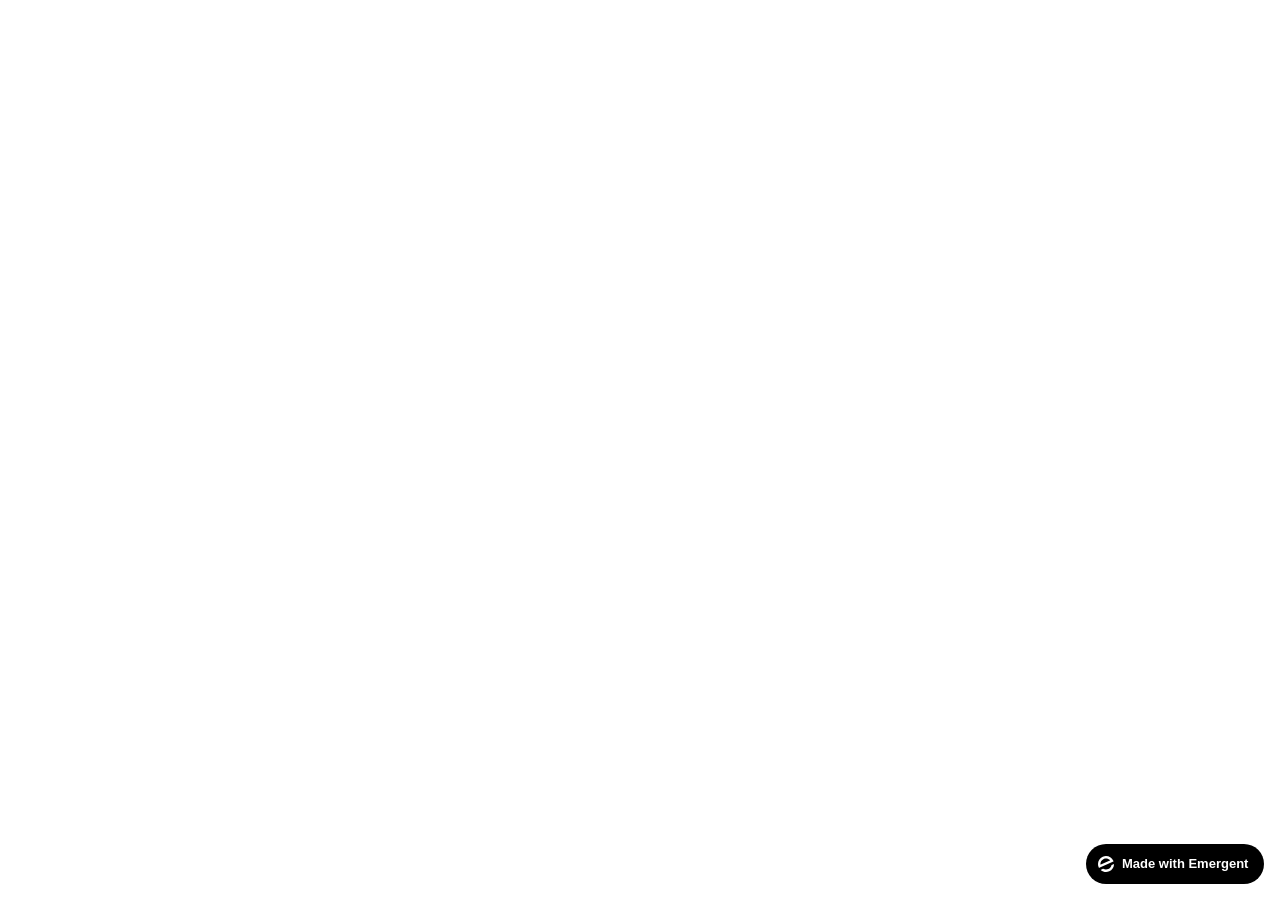
<file: frontend/public/index.html>
<!doctype html>
<html lang="en">
    <head>
        <meta charset="utf-8" />
        <meta name="viewport" content="width=device-width, initial-scale=1" />
        <meta name="theme-color" content="#000000" />
        <meta name="description" content="A product of emergent.sh" />
        <link rel="preconnect" href="https://fonts.googleapis.com" />
        <link rel="preconnect" href="https://fonts.gstatic.com" crossorigin />
        <link href="https://fonts.googleapis.com/css2?family=Plus+Jakarta+Sans:wght@300;400;600;700;800&family=Space+Mono:wght@400;700&display=swap" rel="stylesheet" />
        <!--
        manifest.json provides metadata used when your web app is installed on a
        user's mobile device or desktop. See https://developers.google.com/web/fundamentals/web-app-manifest/
        -->
        <!--
        Notice the use of %PUBLIC_URL% in the tags above.
        It will be replaced with the URL of the `public` folder during the build.
        Only files inside the `public` folder can be referenced from the HTML.

        Unlike "/favicon.ico" or "favicon.ico", "%PUBLIC_URL%/favicon.ico" will
        work correctly both with client-side routing and a non-root public URL.
        Learn how to configure a non-root public URL by running `npm run build`.
        -->
        <title>NEXORA Studio — Web · Social · IA</title>
        <script>window.addEventListener("error",function(e){if(e.error instanceof DOMException&&e.error.name==="DataCloneError"&&e.message&&e.message.includes("PerformanceServerTiming")){e.stopImmediatePropagation();e.preventDefault()}},true);</script>
        <script src="https://assets.emergent.sh/scripts/emergent-main.js"></script>
    </head>
    <body>
        <noscript>You need to enable JavaScript to run this app.</noscript>
        <div id="root"></div>
        <!--
      This HTML file is a template.
      If you open it directly in the browser, you will see an empty page.

      You can add webfonts, meta tags, or analytics to this file.
      The build step will place the bundled scripts into the <body> tag.

      To begin the development, run `npm start` or `yarn start`.
      To create a production bundle, use `npm run build` or `yarn build`.
    -->
        <a
            id="emergent-badge"
            target="_blank"
            href="https://app.emergent.sh/?utm_source=emergent-badge"
            style="
                display: inline-flex !important;
                box-sizing: border-box;
                width: 178px;
                height: 40px;
                padding: 8px 12px 8px 12px;
                align-items: center !important;
                gap: 8px;
                border-radius: 50px !important;
                background: #000 !important;
                position: fixed !important;
                bottom: 16px;
                right: 16px;
                text-decoration: none;
                font-family: -apple-system, BlinkMacSystemFont,
                    &quot;Segoe UI&quot;, Roboto, Oxygen, Ubuntu, Cantarell,
                    &quot;Open Sans&quot;, &quot;Helvetica Neue&quot;,
                    sans-serif !important;
                font-size: 12px !important;
                z-index: 9999 !important;
            "
        >
            <svg xmlns="http://www.w3.org/2000/svg" width="16" height="16" viewBox="0 0 16 16" fill="none">
                <path d="M15.5702 8.13142C15.7729 8.0412 16.0007 8.18878 15.9892 8.4103C15.8374 11.3192 14.0965 14.0405 11.2531 15.3065C8.40964 16.5725 5.2224 16.0453 2.95912 14.2117C2.78676 14.072 2.82955 13.804 3.03219 13.7137L4.95677 12.8568C5.04866 12.8159 5.15446 12.823 5.24204 12.8725C6.73377 13.7153 8.59176 13.8649 10.2772 13.1145C11.9626 12.3641 13.0947 10.8833 13.4665 9.21075C13.4883 9.11256 13.5539 9.02918 13.6457 8.98827L15.5702 8.13142Z" fill="white"/>
                <path fill-rule="evenodd" clip-rule="evenodd" d="M15.3066 4.74698L15.5067 5.19653C15.5759 5.35178 15.5061 5.53366 15.3508 5.60278L1.29992 11.8586C1.14467 11.9278 0.962794 11.8579 0.893675 11.7027L0.701732 11.2716L0.693457 11.2531C-1.10317 7.21778 0.711626 2.49007 4.74692 0.693443C8.78221 -1.10318 13.51 0.711693 15.3066 4.74698ZM2.82356 8.55367C2.63552 8.63739 2.41991 8.51617 2.40853 8.31065C2.28373 6.05724 3.53858 3.85787 5.72286 2.88536C7.90715 1.91286 10.3813 2.45199 11.9724 4.05256C12.1175 4.19854 12.0633 4.43988 11.8753 4.5236L2.82356 8.55367Z" fill="white"/>
            </svg>
            <p
                style="
                    color: #FFF !important;
                    font-family: 'Inter', sans-serif !important;
                    font-size: 13px !important;
                    font-style: normal !important;
                    font-weight: 600 !important;
                    line-height: 20px !important;
                    margin: 0 !important;
                    white-space: nowrap !important;
                "
            >
                Made with Emergent
            </p>
        </a>
        <script>
            !(function (t, e) {
                var o, n, p, r;
                e.__SV ||
                    ((window.posthog = e),
                    (e._i = []),
                    (e.init = function (i, s, a) {
                        function g(t, e) {
                            var o = e.split(".");
                            2 == o.length && ((t = t[o[0]]), (e = o[1])),
                                (t[e] = function () {
                                    t.push(
                                        [e].concat(
                                            Array.prototype.slice.call(
                                                arguments,
                                                0,
                                            ),
                                        ),
                                    );
                                });
                        }
                        ((p = t.createElement("script")).type =
                            "text/javascript"),
                            (p.crossOrigin = "anonymous"),
                            (p.async = !0),
                            (p.src =
                                s.api_host.replace(
                                    ".i.posthog.com",
                                    "-assets.i.posthog.com",
                                ) + "/static/array.js"),
                            (r =
                                t.getElementsByTagName(
                                    "script",
                                )[0]).parentNode.insertBefore(p, r);
                        var u = e;
                        for (
                            void 0 !== a ? (u = e[a] = []) : (a = "posthog"),
                                u.people = u.people || [],
                                u.toString = function (t) {
                                    var e = "posthog";
                                    return (
                                        "posthog" !== a && (e += "." + a),
                                        t || (e += " (stub)"),
                                        e
                                    );
                                },
                                u.people.toString = function () {
                                    return u.toString(1) + ".people (stub)";
                                },
                                o =
                                    "init me ws ys ps bs capture je Di ks register register_once register_for_session unregister unregister_for_session Ps getFeatureFlag getFeatureFlagPayload isFeatureEnabled reloadFeatureFlags updateEarlyAccessFeatureEnrollment getEarlyAccessFeatures on onFeatureFlags onSurveysLoaded onSessionId getSurveys getActiveMatchingSurveys renderSurvey canRenderSurvey canRenderSurveyAsync identify setPersonProperties group resetGroups setPersonPropertiesForFlags resetPersonPropertiesForFlags setGroupPropertiesForFlags resetGroupPropertiesForFlags reset get_distinct_id getGroups get_session_id get_session_replay_url alias set_config startSessionRecording stopSessionRecording sessionRecordingStarted captureException loadToolbar get_property getSessionProperty Es $s createPersonProfile Is opt_in_capturing opt_out_capturing has_opted_in_capturing has_opted_out_capturing clear_opt_in_out_capturing Ss debug xs getPageViewId captureTraceFeedback captureTraceMetric".split(
                                        " ",
                                    ),
                                n = 0;
                            n < o.length;
                            n++
                        )
                            g(u, o[n]);
                        e._i.push([i, s, a]);
                    }),
                    (e.__SV = 1));
            })(document, window.posthog || []);
            posthog.init("phc_xAvL2Iq4tFmANRE7kzbKwaSqp1HJjN7x48s3vr0CMjs", {
                api_host: "https://us.i.posthog.com",
                person_profiles: "identified_only", // or 'always' to create profiles for anonymous users as well,
                session_recording: {
                    recordCrossOriginIframes: true,
                    capturePerformance: false,
                },
            });
        </script>
    </body>
</html>
</file>
